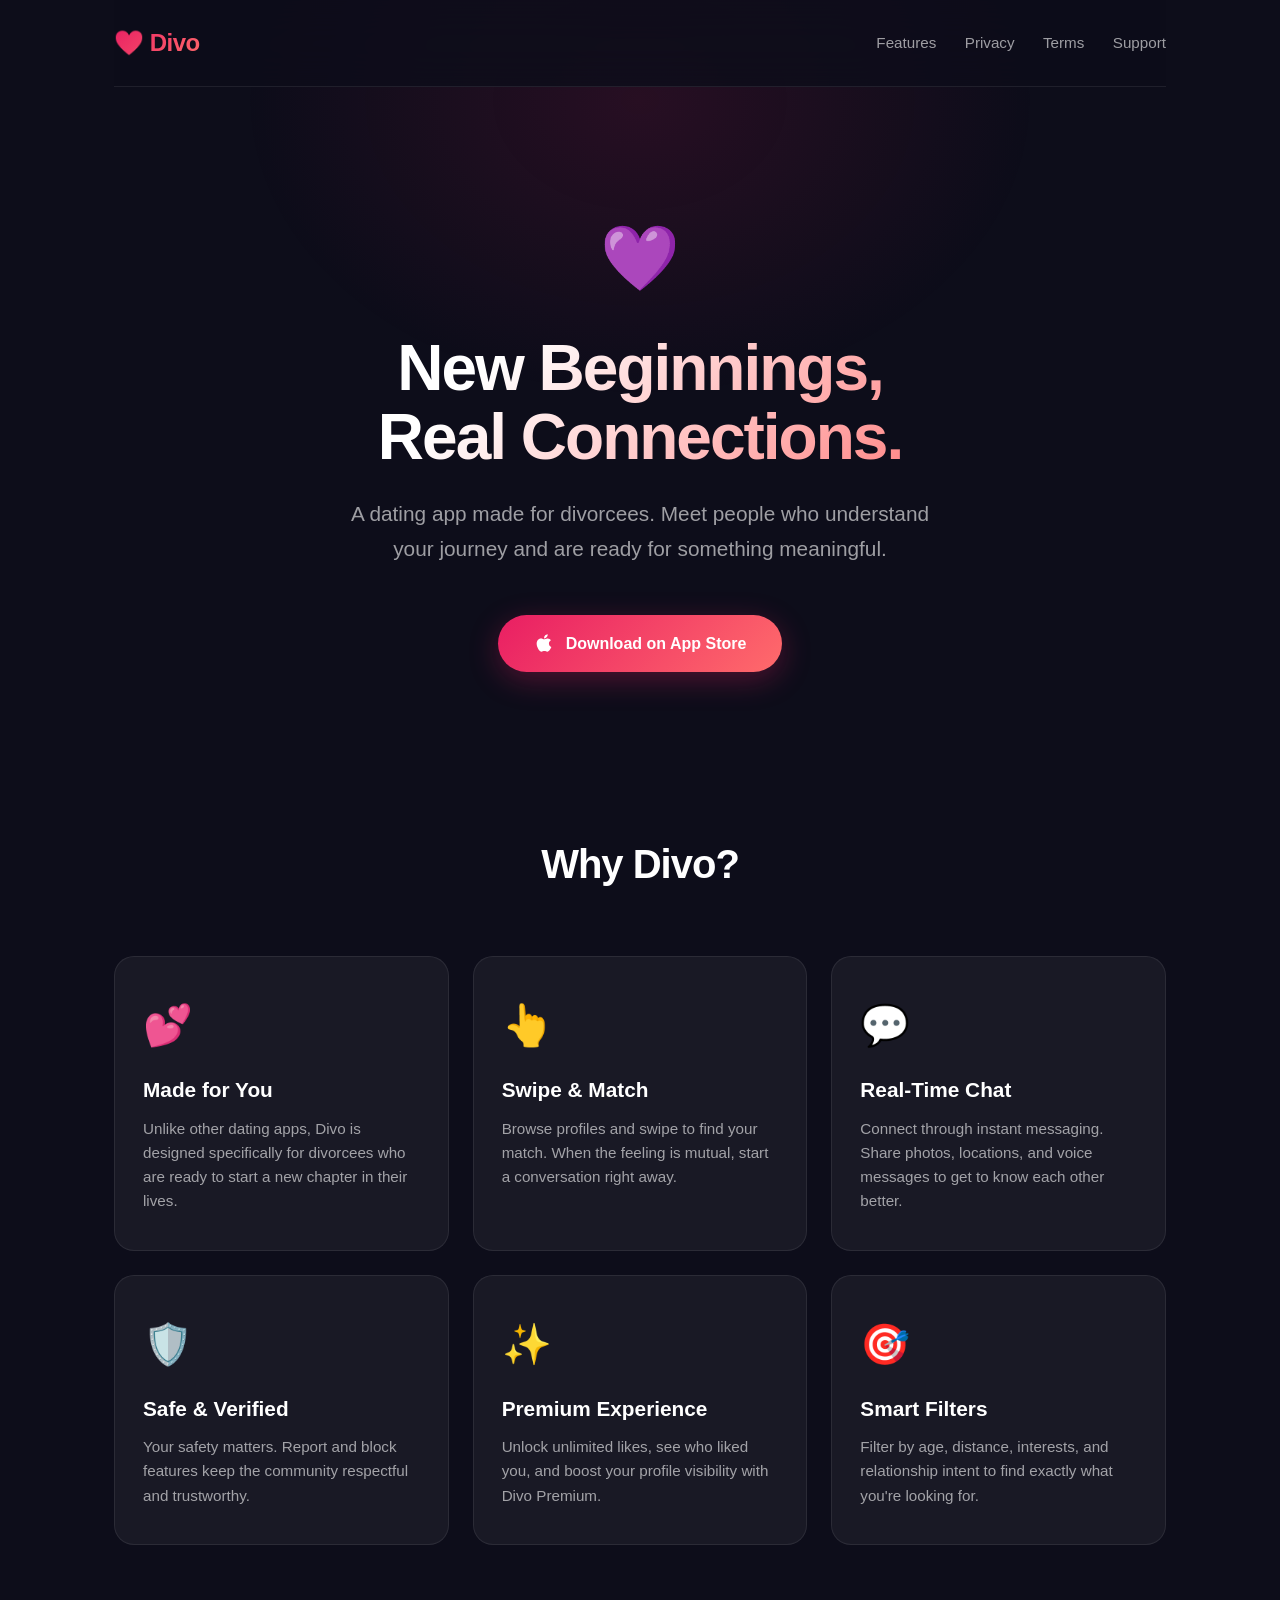
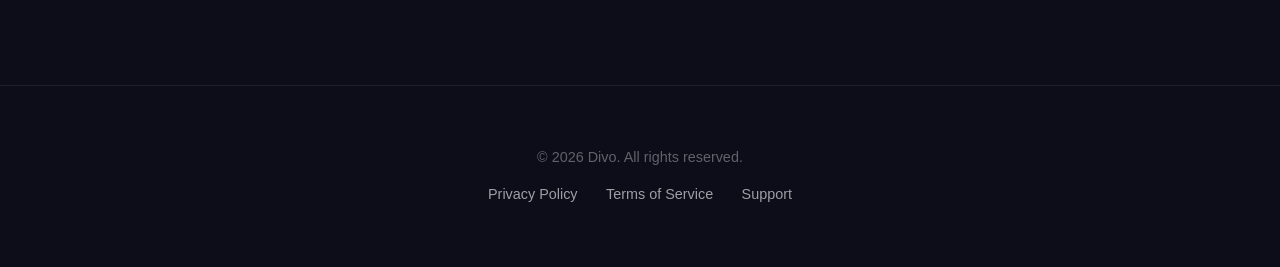
<file: index.html>
<!DOCTYPE html>
<html lang="en">

<head>
    <meta charset="UTF-8">
    <meta name="viewport" content="width=device-width, initial-scale=1.0">
    <title>Divo - Dating for Divorcees</title>
    <meta name="description" content="Divo is a modern dating app designed for divorcees. Find meaningful connections with people who understand your journey.">
    <link rel="stylesheet" href="css/style.css">
    <link rel="icon"
        href="data:image/svg+xml,<svg xmlns=%22http://www.w3.org/2000/svg%22 viewBox=%220 0 100 100%22><text y=%22.9em%22 font-size=%2290%22>💜</text></svg>">
</head>

<body>

    <div class="container">
        <header>
            <a href="#" class="logo">💜 Divo</a>
            <nav>
                <a href="#features">Features</a>
                <a href="privacy.html">Privacy</a>
                <a href="terms.html">Terms</a>
                <a href="support.html">Support</a>
            </nav>
        </header>

        <section class="hero">
            <span class="hero-icon">💜</span>
            <h1>New Beginnings,<br>Real Connections.</h1>
            <p>A dating app made for divorcees. Meet people who understand your journey and are ready for something meaningful.</p>

            <a href="#" class="app-store-btn" onclick="alert('Coming soon to the App Store!')">
                <svg viewBox="0 0 384 512" width="20" height="20" fill="currentColor">
                    <path
                        d="M318.7 268.7c-.2-36.7 16.4-64.4 50-84.8-18.8-26.9-47.2-41.7-84.7-44.6-35.5-2.8-74.3 20.7-88.5 20.7-15 0-49.4-19.7-76.4-19.7C63.3 141.2 4 184.8 4 273.5q0 39.3 14.4 81.2c12.8 36.7 59 126.7 107.2 125.2 25.2-.6 43-17.9 75.8-17.9 31.8 0 48.3 17.9 76.4 17.9 48.6-.7 90.4-82.5 102.6-119.3-65.2-30.7-61.7-90-61.7-91.9zm-56.6-164.2c27.3-32.4 24.8-61.9 24-72.5-24.1 1.4-52 16.4-67.9 34.9-17.5 19.8-27.8 44.3-25.6 71.9 26.1 2 52.3-11.4 69.5-34.3z" />
                </svg>
                <span>Download on App Store</span>
            </a>
        </section>

        <section class="features-section" id="features">
            <h2>Why Divo?</h2>
            <div class="features-grid">

                <div class="feature-card">
                    <span class="icon">💕</span>
                    <h3>Made for You</h3>
                    <p>Unlike other dating apps, Divo is designed specifically for divorcees who are ready to start a new chapter in their lives.</p>
                </div>

                <div class="feature-card">
                    <span class="icon">👆</span>
                    <h3>Swipe & Match</h3>
                    <p>Browse profiles and swipe to find your match. When the feeling is mutual, start a conversation right away.</p>
                </div>

                <div class="feature-card">
                    <span class="icon">💬</span>
                    <h3>Real-Time Chat</h3>
                    <p>Connect through instant messaging. Share photos, locations, and voice messages to get to know each other better.</p>
                </div>

                <div class="feature-card">
                    <span class="icon">🛡️</span>
                    <h3>Safe & Verified</h3>
                    <p>Your safety matters. Report and block features keep the community respectful and trustworthy.</p>
                </div>

                <div class="feature-card">
                    <span class="icon">✨</span>
                    <h3>Premium Experience</h3>
                    <p>Unlock unlimited likes, see who liked you, and boost your profile visibility with Divo Premium.</p>
                </div>

                <div class="feature-card">
                    <span class="icon">🎯</span>
                    <h3>Smart Filters</h3>
                    <p>Filter by age, distance, interests, and relationship intent to find exactly what you're looking for.</p>
                </div>

            </div>
        </section>
    </div>

    <footer>
        <div class="container">
            <p>&copy; 2026 Divo. All rights reserved.</p>
            <div style="margin-top: 12px;">
                <a href="privacy.html">Privacy Policy</a>
                <a href="terms.html">Terms of Service</a>
                <a href="support.html">Support</a>
            </div>
        </div>
    </footer>

</body>

</html>
</file>
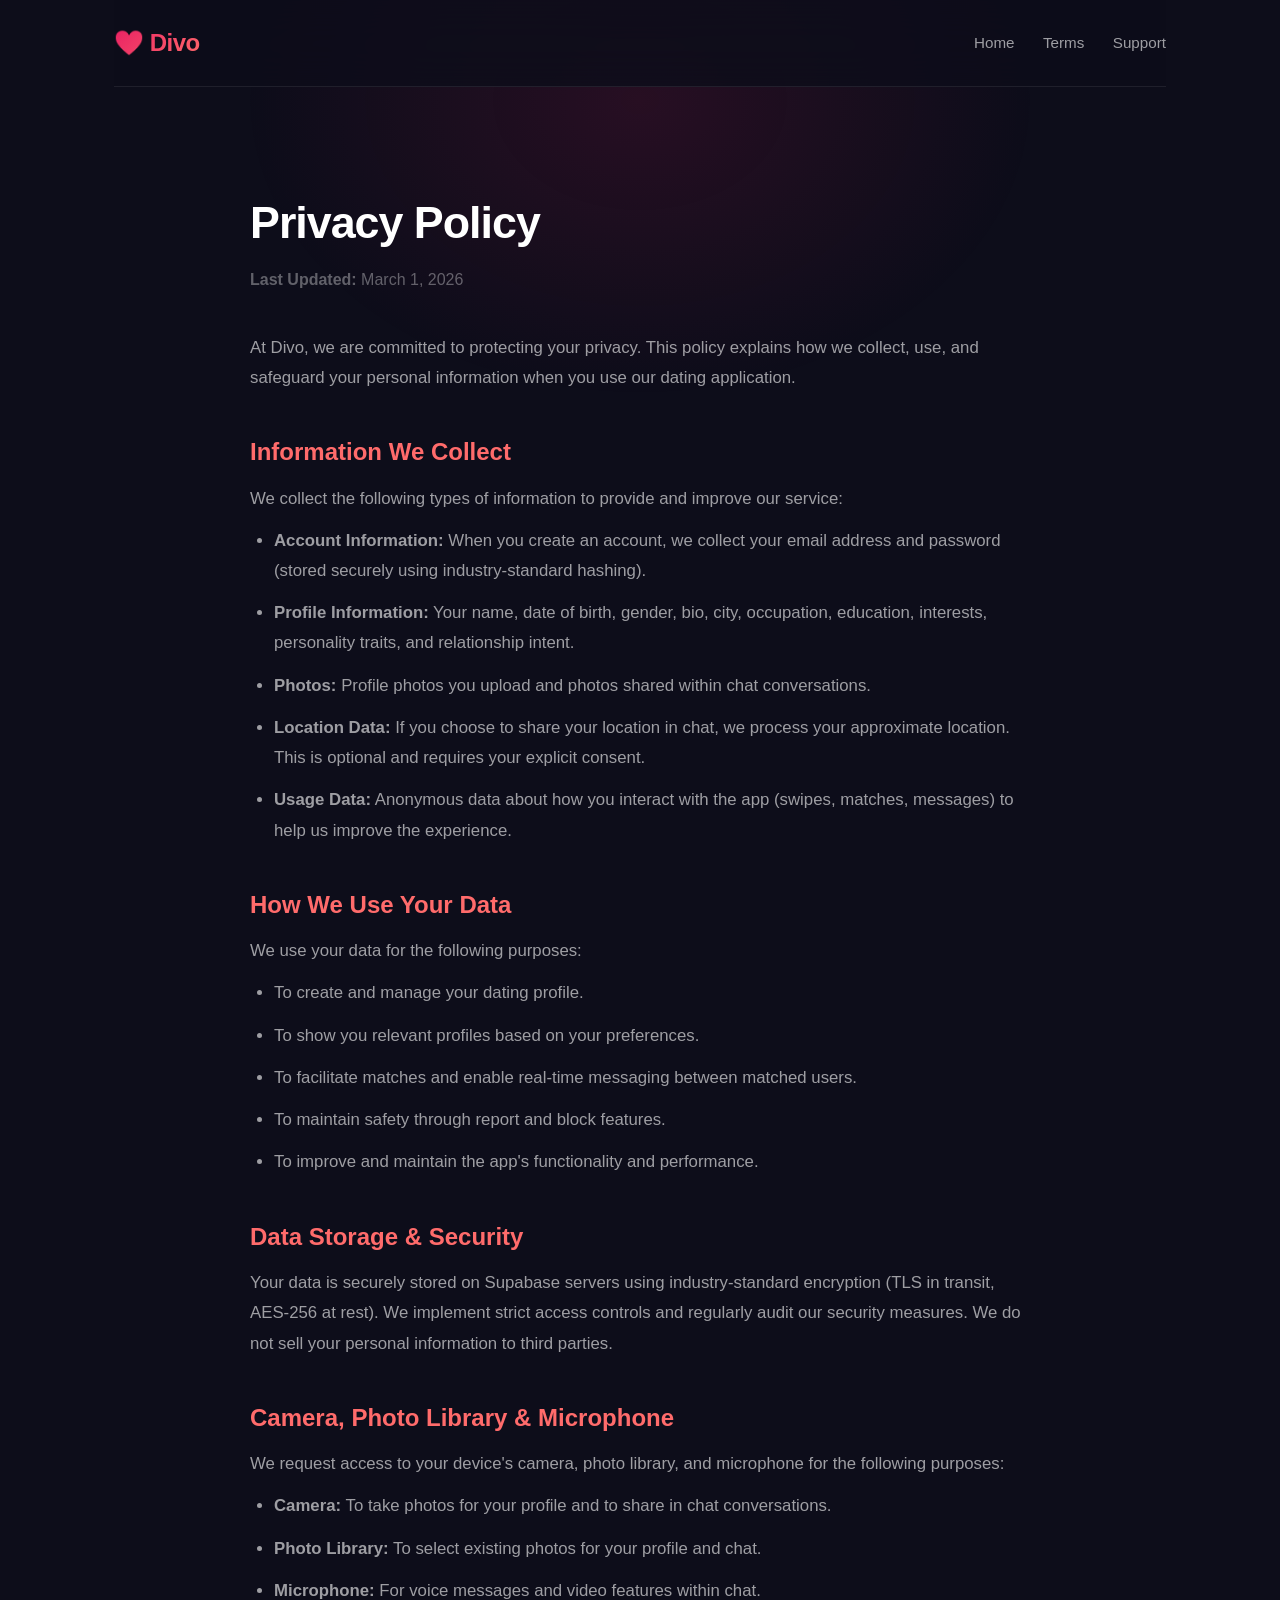
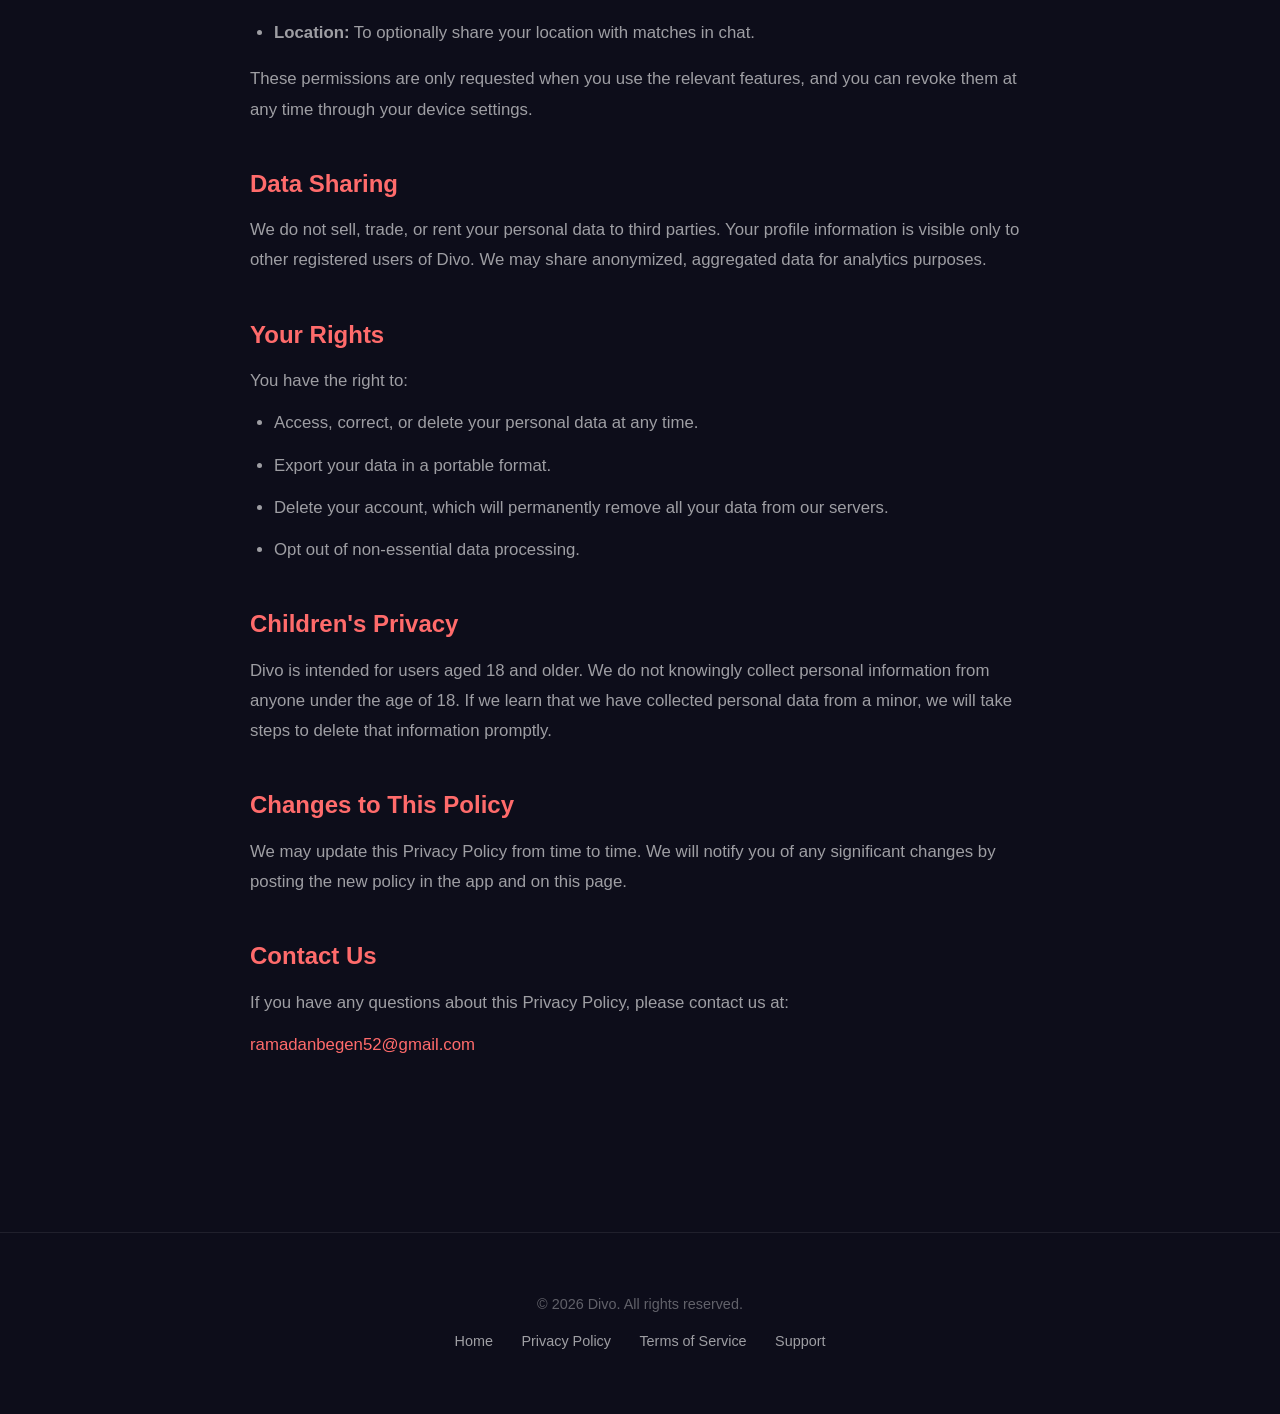
<file: privacy.html>
<!DOCTYPE html>
<html lang="en">

<head>
    <meta charset="UTF-8">
    <meta name="viewport" content="width=device-width, initial-scale=1.0">
    <title>Privacy Policy - Divo</title>
    <meta name="description" content="Divo Privacy Policy - Learn how we protect your personal data.">
    <link rel="stylesheet" href="css/style.css">
    <link rel="icon"
        href="data:image/svg+xml,<svg xmlns=%22http://www.w3.org/2000/svg%22 viewBox=%220 0 100 100%22><text y=%22.9em%22 font-size=%2290%22>💜</text></svg>">
</head>

<body>
    <div class="container">
        <header>
            <a href="index.html" class="logo">💜 Divo</a>
            <nav>
                <a href="index.html">Home</a>
                <a href="terms.html">Terms</a>
                <a href="support.html">Support</a>
            </nav>
        </header>

        <div class="content-page">
            <h1>Privacy Policy</h1>
            <span class="date"><strong>Last Updated:</strong> March 1, 2026</span>

            <p>At Divo, we are committed to protecting your privacy. This policy explains how we collect, use, and
                safeguard your personal information when you use our dating application.</p>

            <h2>Information We Collect</h2>
            <p>We collect the following types of information to provide and improve our service:</p>
            <ul>
                <li><strong>Account Information:</strong> When you create an account, we collect your email address and
                    password (stored securely using industry-standard hashing).</li>
                <li><strong>Profile Information:</strong> Your name, date of birth, gender, bio, city, occupation,
                    education, interests, personality traits, and relationship intent.</li>
                <li><strong>Photos:</strong> Profile photos you upload and photos shared within chat conversations.</li>
                <li><strong>Location Data:</strong> If you choose to share your location in chat, we process your
                    approximate location. This is optional and requires your explicit consent.</li>
                <li><strong>Usage Data:</strong> Anonymous data about how you interact with the app (swipes, matches,
                    messages) to help us improve the experience.</li>
            </ul>

            <h2>How We Use Your Data</h2>
            <p>We use your data for the following purposes:</p>
            <ul>
                <li>To create and manage your dating profile.</li>
                <li>To show you relevant profiles based on your preferences.</li>
                <li>To facilitate matches and enable real-time messaging between matched users.</li>
                <li>To maintain safety through report and block features.</li>
                <li>To improve and maintain the app's functionality and performance.</li>
            </ul>

            <h2>Data Storage & Security</h2>
            <p>Your data is securely stored on Supabase servers using industry-standard encryption (TLS in transit,
                AES-256 at rest). We implement strict access controls and regularly audit our security measures. We do
                not sell your personal information to third parties.</p>

            <h2>Camera, Photo Library & Microphone</h2>
            <p>We request access to your device's camera, photo library, and microphone for the following purposes:</p>
            <ul>
                <li><strong>Camera:</strong> To take photos for your profile and to share in chat conversations.</li>
                <li><strong>Photo Library:</strong> To select existing photos for your profile and chat.</li>
                <li><strong>Microphone:</strong> For voice messages and video features within chat.</li>
                <li><strong>Location:</strong> To optionally share your location with matches in chat.</li>
            </ul>
            <p>These permissions are only requested when you use the relevant features, and you can revoke them at any
                time through your device settings.</p>

            <h2>Data Sharing</h2>
            <p>We do not sell, trade, or rent your personal data to third parties. Your profile information is visible
                only to other registered users of Divo. We may share anonymized, aggregated data for analytics purposes.
            </p>

            <h2>Your Rights</h2>
            <p>You have the right to:</p>
            <ul>
                <li>Access, correct, or delete your personal data at any time.</li>
                <li>Export your data in a portable format.</li>
                <li>Delete your account, which will permanently remove all your data from our servers.</li>
                <li>Opt out of non-essential data processing.</li>
            </ul>

            <h2>Children's Privacy</h2>
            <p>Divo is intended for users aged 18 and older. We do not knowingly collect personal information from
                anyone
                under the age of 18. If we learn that we have collected personal data from a minor, we will take steps
                to
                delete that information promptly.</p>

            <h2>Changes to This Policy</h2>
            <p>We may update this Privacy Policy from time to time. We will notify you of any significant changes by
                posting the new policy in the app and on this page.</p>

            <h2>Contact Us</h2>
            <p>If you have any questions about this Privacy Policy, please contact us at:</p>
            <p><a href="mailto:ramadanbegen52@gmail.com">ramadanbegen52@gmail.com</a></p>
        </div>
    </div>

    <footer>
        <div class="container">
            <p>&copy; 2026 Divo. All rights reserved.</p>
            <div style="margin-top: 12px;">
                <a href="index.html">Home</a>
                <a href="privacy.html">Privacy Policy</a>
                <a href="terms.html">Terms of Service</a>
                <a href="support.html">Support</a>
            </div>
        </div>
    </footer>

</body>

</html>
</file>
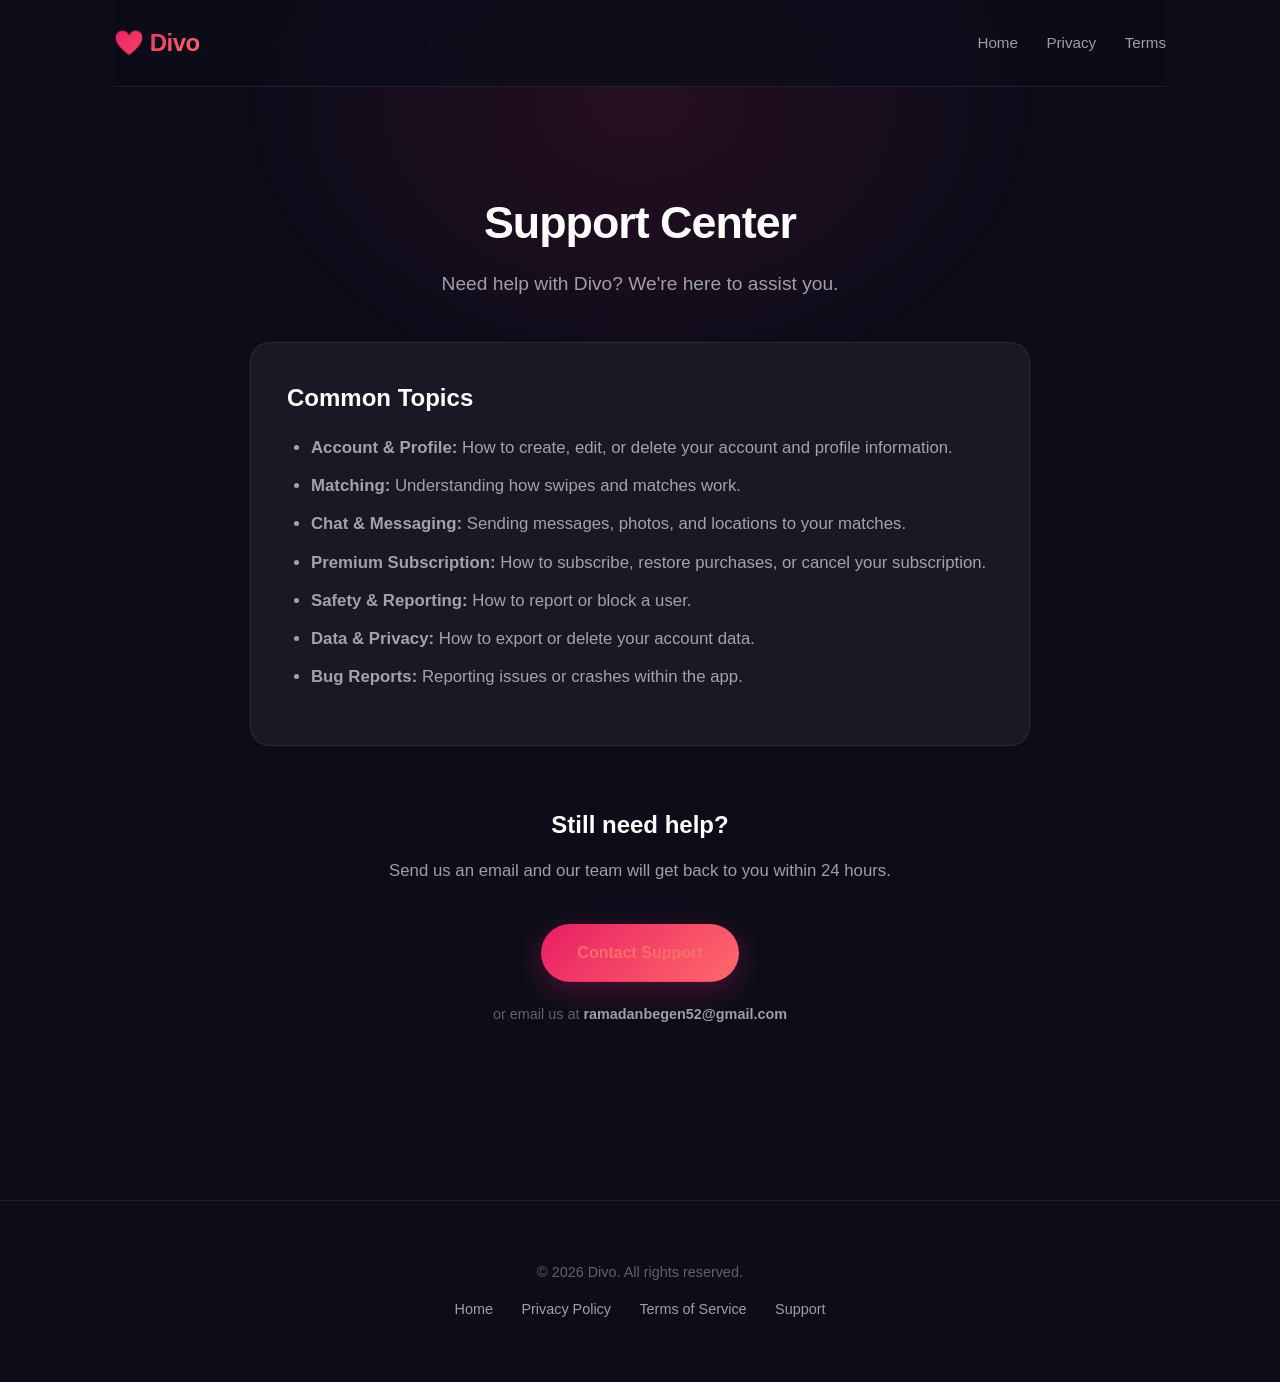
<file: support.html>
<!DOCTYPE html>
<html lang="en">

<head>
    <meta charset="UTF-8">
    <meta name="viewport" content="width=device-width, initial-scale=1.0">
    <title>Support - Divo</title>
    <meta name="description" content="Divo Support Center - Get help with your account, matches, and more.">
    <link rel="stylesheet" href="css/style.css">
    <link rel="icon"
        href="data:image/svg+xml,<svg xmlns=%22http://www.w3.org/2000/svg%22 viewBox=%220 0 100 100%22><text y=%22.9em%22 font-size=%2290%22>💜</text></svg>">
</head>

<body>
    <div class="container">
        <header>
            <a href="index.html" class="logo">💜 Divo</a>
            <nav>
                <a href="index.html">Home</a>
                <a href="privacy.html">Privacy</a>
                <a href="terms.html">Terms</a>
            </nav>
        </header>

        <div class="content-page" style="text-align: center;">
            <h1>Support Center</h1>
            <p style="color: var(--text-secondary); font-size: 1.2rem; margin-bottom: 40px;">
                Need help with Divo? We're here to assist you.
            </p>

            <div class="support-card" style="text-align: left;">
                <h2>Common Topics</h2>
                <ul style="margin-top: 16px; line-height: 2.2;">
                    <li><strong>Account & Profile:</strong> How to create, edit, or delete your account and profile
                        information.</li>
                    <li><strong>Matching:</strong> Understanding how swipes and matches work.</li>
                    <li><strong>Chat & Messaging:</strong> Sending messages, photos, and locations to your matches.</li>
                    <li><strong>Premium Subscription:</strong> How to subscribe, restore purchases, or cancel your
                        subscription.</li>
                    <li><strong>Safety & Reporting:</strong> How to report or block a user.</li>
                    <li><strong>Data & Privacy:</strong> How to export or delete your account data.</li>
                    <li><strong>Bug Reports:</strong> Reporting issues or crashes within the app.</li>
                </ul>
            </div>

            <div style="text-align: center; margin-top: 60px;">
                <h2 style="color: var(--text-primary); margin-bottom: 12px;">Still need help?</h2>
                <p style="color: var(--text-secondary);">Send us an email and our team will get back to you within 24
                    hours.</p>
                <br>
                <a href="mailto:ramadanbegen52@gmail.com" class="app-store-btn">Contact Support</a>
                <p style="margin-top: 20px; font-size: 0.9rem; color: var(--text-muted);">
                    or email us at <strong style="color: var(--text-secondary);">ramadanbegen52@gmail.com</strong>
                </p>
            </div>
        </div>
    </div>

    <footer>
        <div class="container">
            <p>&copy; 2026 Divo. All rights reserved.</p>
            <div style="margin-top: 12px;">
                <a href="index.html">Home</a>
                <a href="privacy.html">Privacy Policy</a>
                <a href="terms.html">Terms of Service</a>
                <a href="support.html">Support</a>
            </div>
        </div>
    </footer>

</body>

</html>
</file>
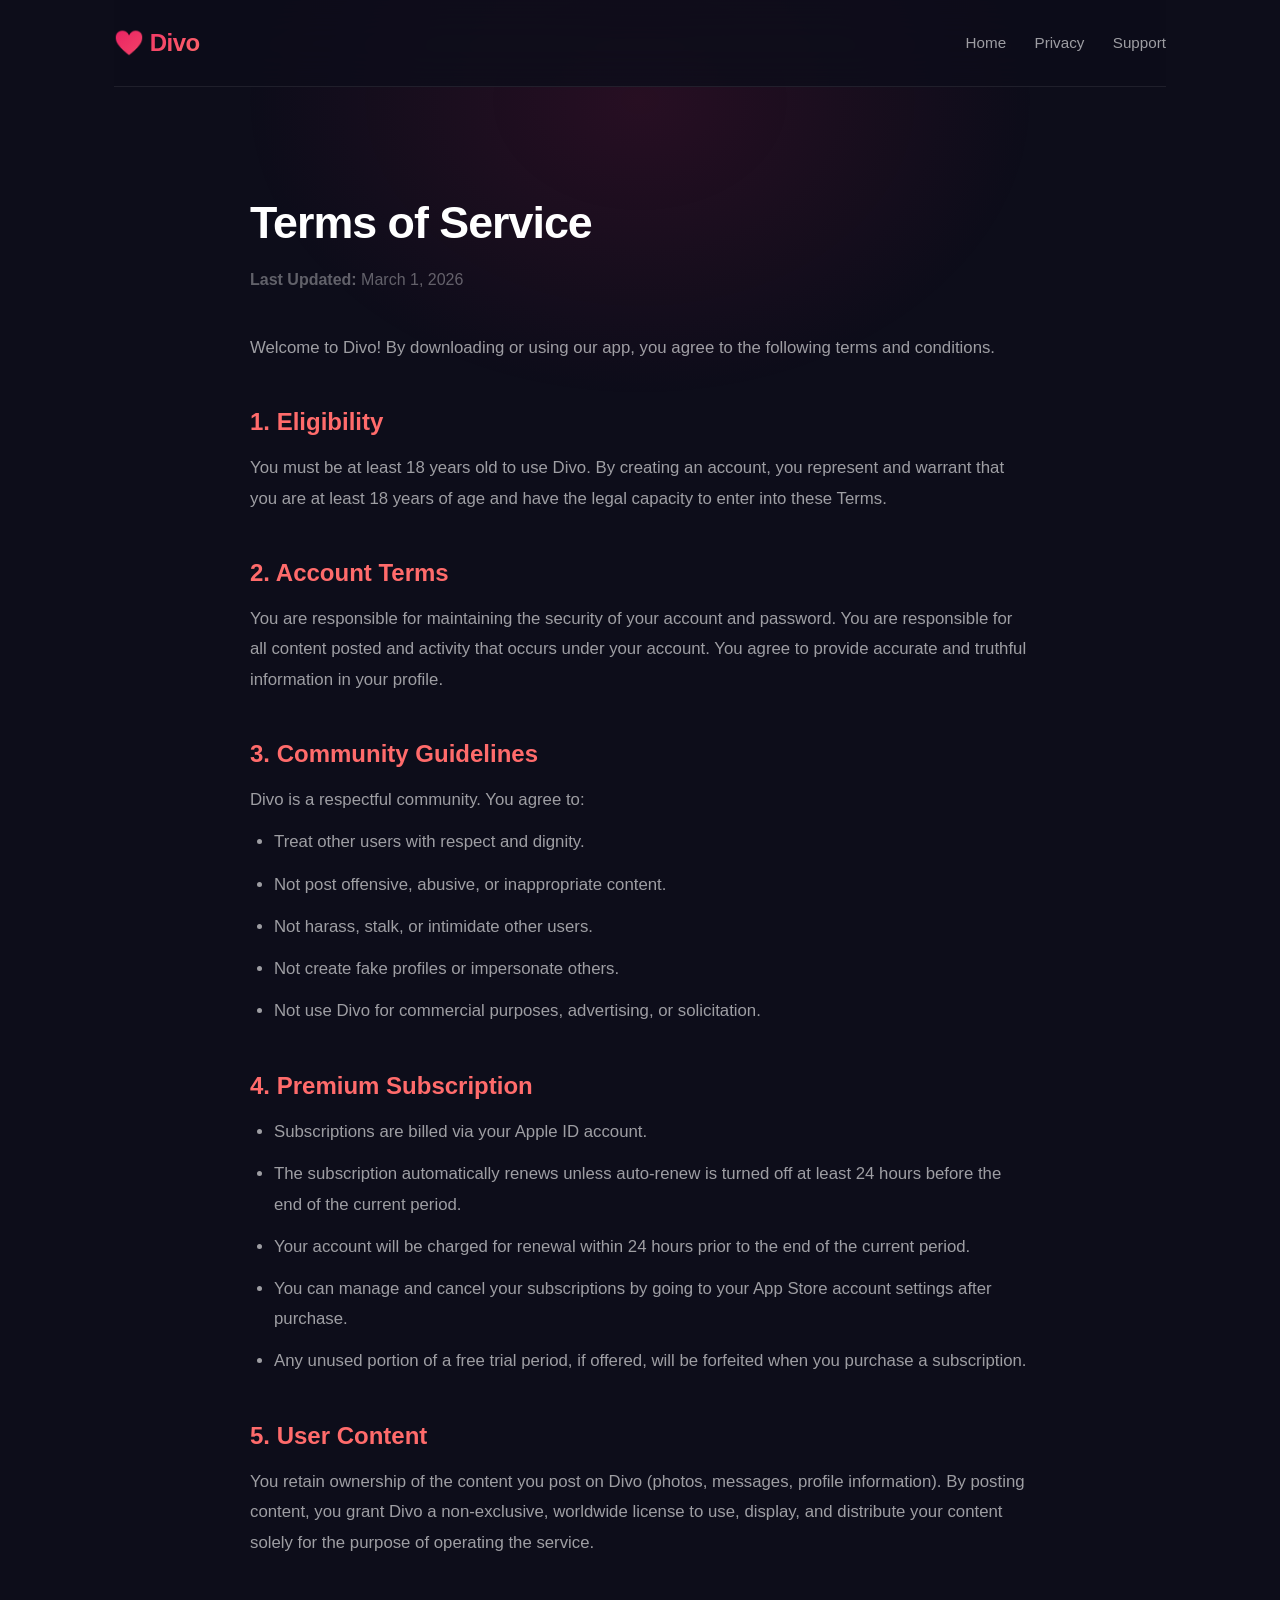
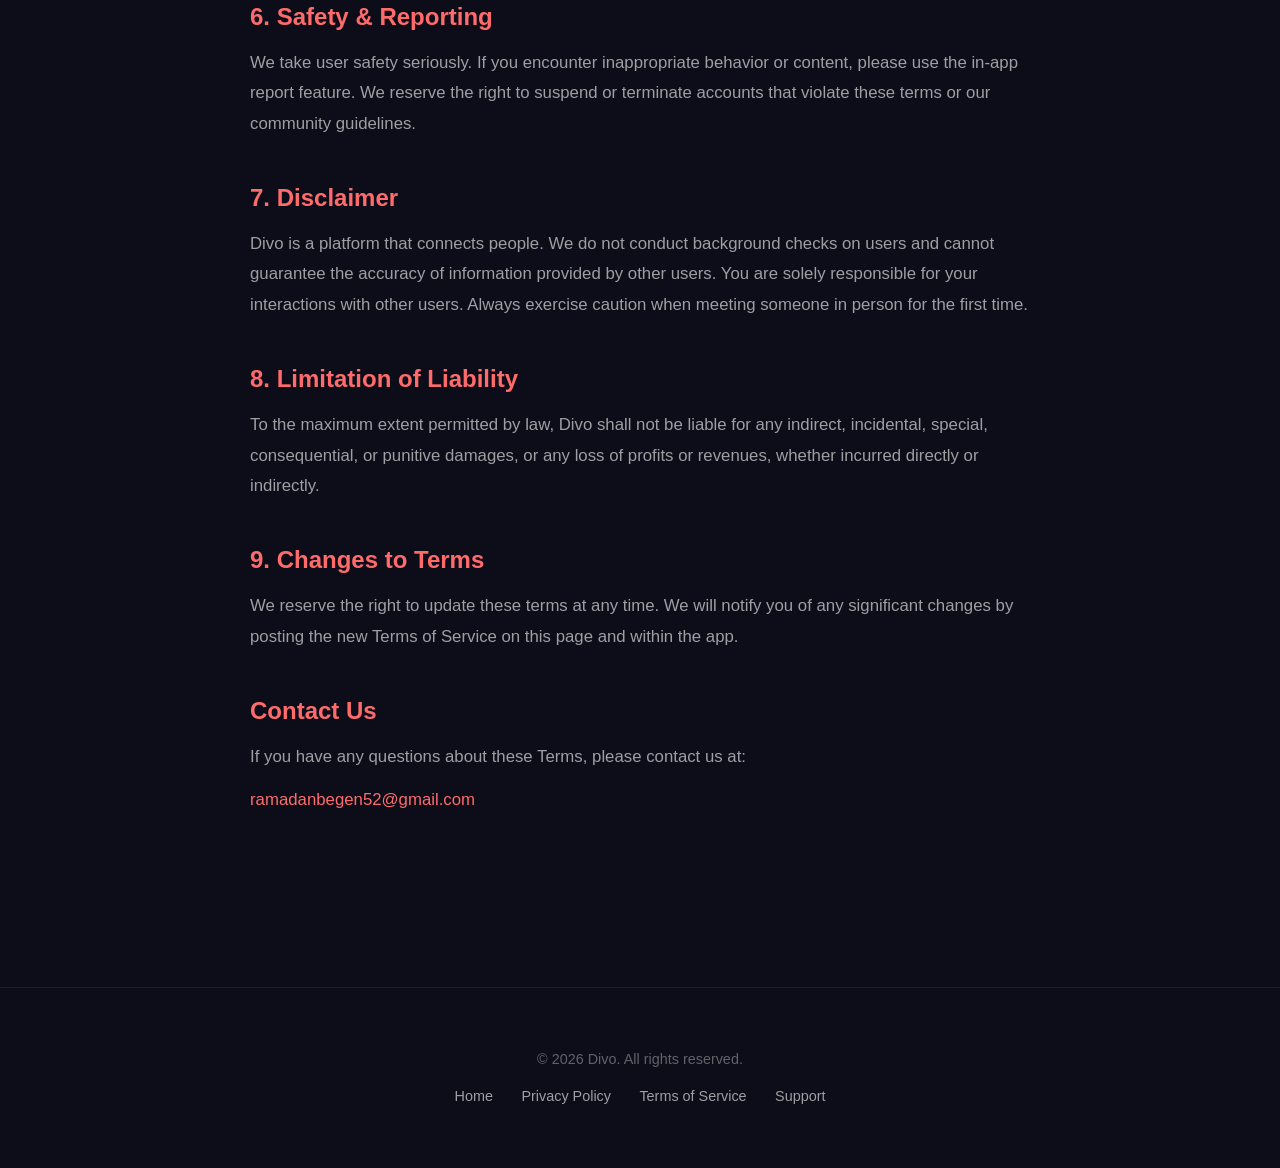
<file: terms.html>
<!DOCTYPE html>
<html lang="en">

<head>
    <meta charset="UTF-8">
    <meta name="viewport" content="width=device-width, initial-scale=1.0">
    <title>Terms of Service - Divo</title>
    <meta name="description" content="Divo Terms of Service - Read our terms and conditions.">
    <link rel="stylesheet" href="css/style.css">
    <link rel="icon"
        href="data:image/svg+xml,<svg xmlns=%22http://www.w3.org/2000/svg%22 viewBox=%220 0 100 100%22><text y=%22.9em%22 font-size=%2290%22>💜</text></svg>">
</head>

<body>
    <div class="container">
        <header>
            <a href="index.html" class="logo">💜 Divo</a>
            <nav>
                <a href="index.html">Home</a>
                <a href="privacy.html">Privacy</a>
                <a href="support.html">Support</a>
            </nav>
        </header>

        <div class="content-page">
            <h1>Terms of Service</h1>
            <span class="date"><strong>Last Updated:</strong> March 1, 2026</span>

            <p>Welcome to Divo! By downloading or using our app, you agree to the following terms and conditions.</p>

            <h2>1. Eligibility</h2>
            <p>You must be at least 18 years old to use Divo. By creating an account, you represent and warrant that you
                are at least 18 years of age and have the legal capacity to enter into these Terms.</p>

            <h2>2. Account Terms</h2>
            <p>You are responsible for maintaining the security of your account and password. You are responsible for
                all
                content posted and activity that occurs under your account. You agree to provide accurate and truthful
                information in your profile.</p>

            <h2>3. Community Guidelines</h2>
            <p>Divo is a respectful community. You agree to:</p>
            <ul>
                <li>Treat other users with respect and dignity.</li>
                <li>Not post offensive, abusive, or inappropriate content.</li>
                <li>Not harass, stalk, or intimidate other users.</li>
                <li>Not create fake profiles or impersonate others.</li>
                <li>Not use Divo for commercial purposes, advertising, or solicitation.</li>
            </ul>

            <h2>4. Premium Subscription</h2>
            <ul>
                <li>Subscriptions are billed via your Apple ID account.</li>
                <li>The subscription automatically renews unless auto-renew is turned off at least 24 hours before the
                    end of the current period.</li>
                <li>Your account will be charged for renewal within 24 hours prior to the end of the current period.
                </li>
                <li>You can manage and cancel your subscriptions by going to your App Store account settings after
                    purchase.</li>
                <li>Any unused portion of a free trial period, if offered, will be forfeited when you purchase a
                    subscription.</li>
            </ul>

            <h2>5. User Content</h2>
            <p>You retain ownership of the content you post on Divo (photos, messages, profile information). By posting
                content, you grant Divo a non-exclusive, worldwide license to use, display, and distribute your content
                solely for the purpose of operating the service.</p>

            <h2>6. Safety & Reporting</h2>
            <p>We take user safety seriously. If you encounter inappropriate behavior or content, please use the
                in-app report feature. We reserve the right to suspend or terminate accounts that violate these terms or
                our community guidelines.</p>

            <h2>7. Disclaimer</h2>
            <p>Divo is a platform that connects people. We do not conduct background checks on users and cannot
                guarantee the accuracy of information provided by other users. You are solely responsible for your
                interactions with other users. Always exercise caution when meeting someone in person for the first
                time.</p>

            <h2>8. Limitation of Liability</h2>
            <p>To the maximum extent permitted by law, Divo shall not be liable for any indirect, incidental, special,
                consequential, or punitive damages, or any loss of profits or revenues, whether incurred directly or
                indirectly.</p>

            <h2>9. Changes to Terms</h2>
            <p>We reserve the right to update these terms at any time. We will notify you of any significant changes by
                posting the new Terms of Service on this page and within the app.</p>

            <h2>Contact Us</h2>
            <p>If you have any questions about these Terms, please contact us at:</p>
            <p><a href="mailto:ramadanbegen52@gmail.com">ramadanbegen52@gmail.com</a></p>
        </div>
    </div>

    <footer>
        <div class="container">
            <p>&copy; 2026 Divo. All rights reserved.</p>
            <div style="margin-top: 12px;">
                <a href="index.html">Home</a>
                <a href="privacy.html">Privacy Policy</a>
                <a href="terms.html">Terms of Service</a>
                <a href="support.html">Support</a>
            </div>
        </div>
    </footer>

</body>

</html>
</file>
<file: css/style.css>
:root {
    --bg-primary: #0D0D1A;
    --bg-secondary: #151528;
    --bg-card: rgba(255, 255, 255, 0.04);
    --accent: #E91E63;
    --accent-light: #FF6B6B;
    --accent-gradient: linear-gradient(135deg, #E91E63, #FF6B6B);
    --text-primary: #FFFFFF;
    --text-secondary: rgba(255, 255, 255, 0.6);
    --text-muted: rgba(255, 255, 255, 0.35);
    --glass-border: rgba(255, 255, 255, 0.08);
    --glass-bg: rgba(255, 255, 255, 0.05);
}

* {
    margin: 0;
    padding: 0;
    box-sizing: border-box;
}

body {
    font-family: -apple-system, BlinkMacSystemFont, "SF Pro Display", "Segoe UI", Roboto, sans-serif;
    background-color: var(--bg-primary);
    color: var(--text-primary);
    line-height: 1.6;
    overflow-x: hidden;
}

/* Ambient glow */
body::before {
    content: '';
    position: fixed;
    top: -200px;
    left: 50%;
    transform: translateX(-50%);
    width: 800px;
    height: 600px;
    background: radial-gradient(ellipse, rgba(233, 30, 99, 0.12) 0%, transparent 70%);
    pointer-events: none;
    z-index: 0;
}

.container {
    max-width: 1100px;
    margin: 0 auto;
    padding: 0 24px;
    position: relative;
    z-index: 1;
}

/* Header */
header {
    padding: 24px 0;
    display: flex;
    justify-content: space-between;
    align-items: center;
    position: sticky;
    top: 0;
    z-index: 100;
    background: rgba(13, 13, 26, 0.85);
    backdrop-filter: blur(20px);
    -webkit-backdrop-filter: blur(20px);
    border-bottom: 1px solid var(--glass-border);
}

.logo {
    font-size: 1.5rem;
    font-weight: 800;
    text-decoration: none;
    background: var(--accent-gradient);
    -webkit-background-clip: text;
    -webkit-text-fill-color: transparent;
    letter-spacing: -0.5px;
}

nav a {
    margin-left: 24px;
    text-decoration: none;
    color: var(--text-secondary);
    font-weight: 500;
    font-size: 0.95rem;
    transition: color 0.3s;
}

nav a:hover {
    color: var(--text-primary);
}

/* Hero Section */
.hero {
    text-align: center;
    padding: 120px 0 80px;
    max-width: 800px;
    margin: 0 auto;
}

.hero-icon {
    font-size: 64px;
    margin-bottom: 24px;
    display: block;
    animation: pulse 3s ease-in-out infinite;
}

@keyframes pulse {
    0%, 100% { transform: scale(1); }
    50% { transform: scale(1.08); }
}

.hero h1 {
    font-size: 4rem;
    line-height: 1.08;
    margin-bottom: 24px;
    letter-spacing: -2px;
    font-weight: 800;
    background: linear-gradient(135deg, #fff 30%, var(--accent-light));
    -webkit-background-clip: text;
    -webkit-text-fill-color: transparent;
}

.hero p {
    font-size: 1.3rem;
    color: var(--text-secondary);
    margin-bottom: 48px;
    max-width: 600px;
    margin-left: auto;
    margin-right: auto;
    line-height: 1.7;
}

.app-store-btn {
    display: inline-flex;
    align-items: center;
    gap: 12px;
    background: var(--accent-gradient);
    color: #fff;
    padding: 16px 36px;
    border-radius: 50px;
    text-decoration: none;
    font-weight: 600;
    font-size: 1rem;
    transition: transform 0.2s, box-shadow 0.2s;
    box-shadow: 0 8px 30px rgba(233, 30, 99, 0.3);
}

.app-store-btn:hover {
    transform: translateY(-2px);
    box-shadow: 0 12px 40px rgba(233, 30, 99, 0.4);
}

/* Features Grid */
.features-section {
    padding: 80px 0;
}

.features-section h2 {
    font-size: 2.5rem;
    text-align: center;
    margin-bottom: 60px;
    letter-spacing: -1px;
}

.features-grid {
    display: grid;
    grid-template-columns: repeat(3, 1fr);
    gap: 24px;
}

.feature-card {
    background: var(--glass-bg);
    border: 1px solid var(--glass-border);
    border-radius: 20px;
    padding: 36px 28px;
    transition: transform 0.3s, border-color 0.3s, background 0.3s;
}

.feature-card:hover {
    transform: translateY(-4px);
    border-color: rgba(233, 30, 99, 0.2);
    background: rgba(233, 30, 99, 0.04);
}

.feature-card .icon {
    font-size: 2.5rem;
    margin-bottom: 16px;
    display: block;
}

.feature-card h3 {
    font-size: 1.3rem;
    margin-bottom: 10px;
    font-weight: 700;
}

.feature-card p {
    font-size: 0.95rem;
    color: var(--text-secondary);
    line-height: 1.6;
}

/* Content pages (privacy, terms, support) */
.content-page {
    padding: 100px 0;
    max-width: 780px;
    margin: 0 auto;
}

.content-page h1 {
    font-size: 2.8rem;
    margin-bottom: 8px;
    letter-spacing: -1px;
}

.content-page .date {
    color: var(--text-muted);
    margin-bottom: 40px;
    display: block;
}

.content-page h2 {
    font-size: 1.5rem;
    margin-top: 40px;
    margin-bottom: 12px;
    color: var(--accent-light);
}

.content-page p, .content-page li {
    font-size: 1.05rem;
    color: var(--text-secondary);
    line-height: 1.8;
    margin-bottom: 12px;
}

.content-page ul {
    padding-left: 24px;
    margin-bottom: 16px;
}

.content-page a {
    color: var(--accent-light);
    text-decoration: none;
    border-bottom: 1px solid transparent;
    transition: border-color 0.2s;
}

.content-page a:hover {
    border-bottom-color: var(--accent-light);
}

/* Support page specifics */
.support-card {
    background: var(--glass-bg);
    border: 1px solid var(--glass-border);
    border-radius: 20px;
    padding: 36px;
    margin: 40px 0;
}

.support-card h2 {
    margin-top: 0;
    color: var(--text-primary);
}

.support-card li {
    margin-bottom: 8px;
}

/* Footer */
footer {
    padding: 60px 0;
    text-align: center;
    border-top: 1px solid var(--glass-border);
    margin-top: 60px;
}

footer p {
    color: var(--text-muted);
    font-size: 0.9rem;
}

footer a {
    color: var(--text-secondary);
    text-decoration: none;
    margin: 0 12px;
    font-size: 0.9rem;
    transition: color 0.2s;
}

footer a:hover {
    color: var(--text-primary);
}

/* Responsive */
@media (max-width: 768px) {
    .hero h1 {
        font-size: 2.6rem;
    }

    .hero p {
        font-size: 1.1rem;
    }

    .features-grid {
        grid-template-columns: 1fr;
        gap: 16px;
    }

    .features-section h2 {
        font-size: 2rem;
    }

    .content-page h1 {
        font-size: 2rem;
    }
}
</file>
